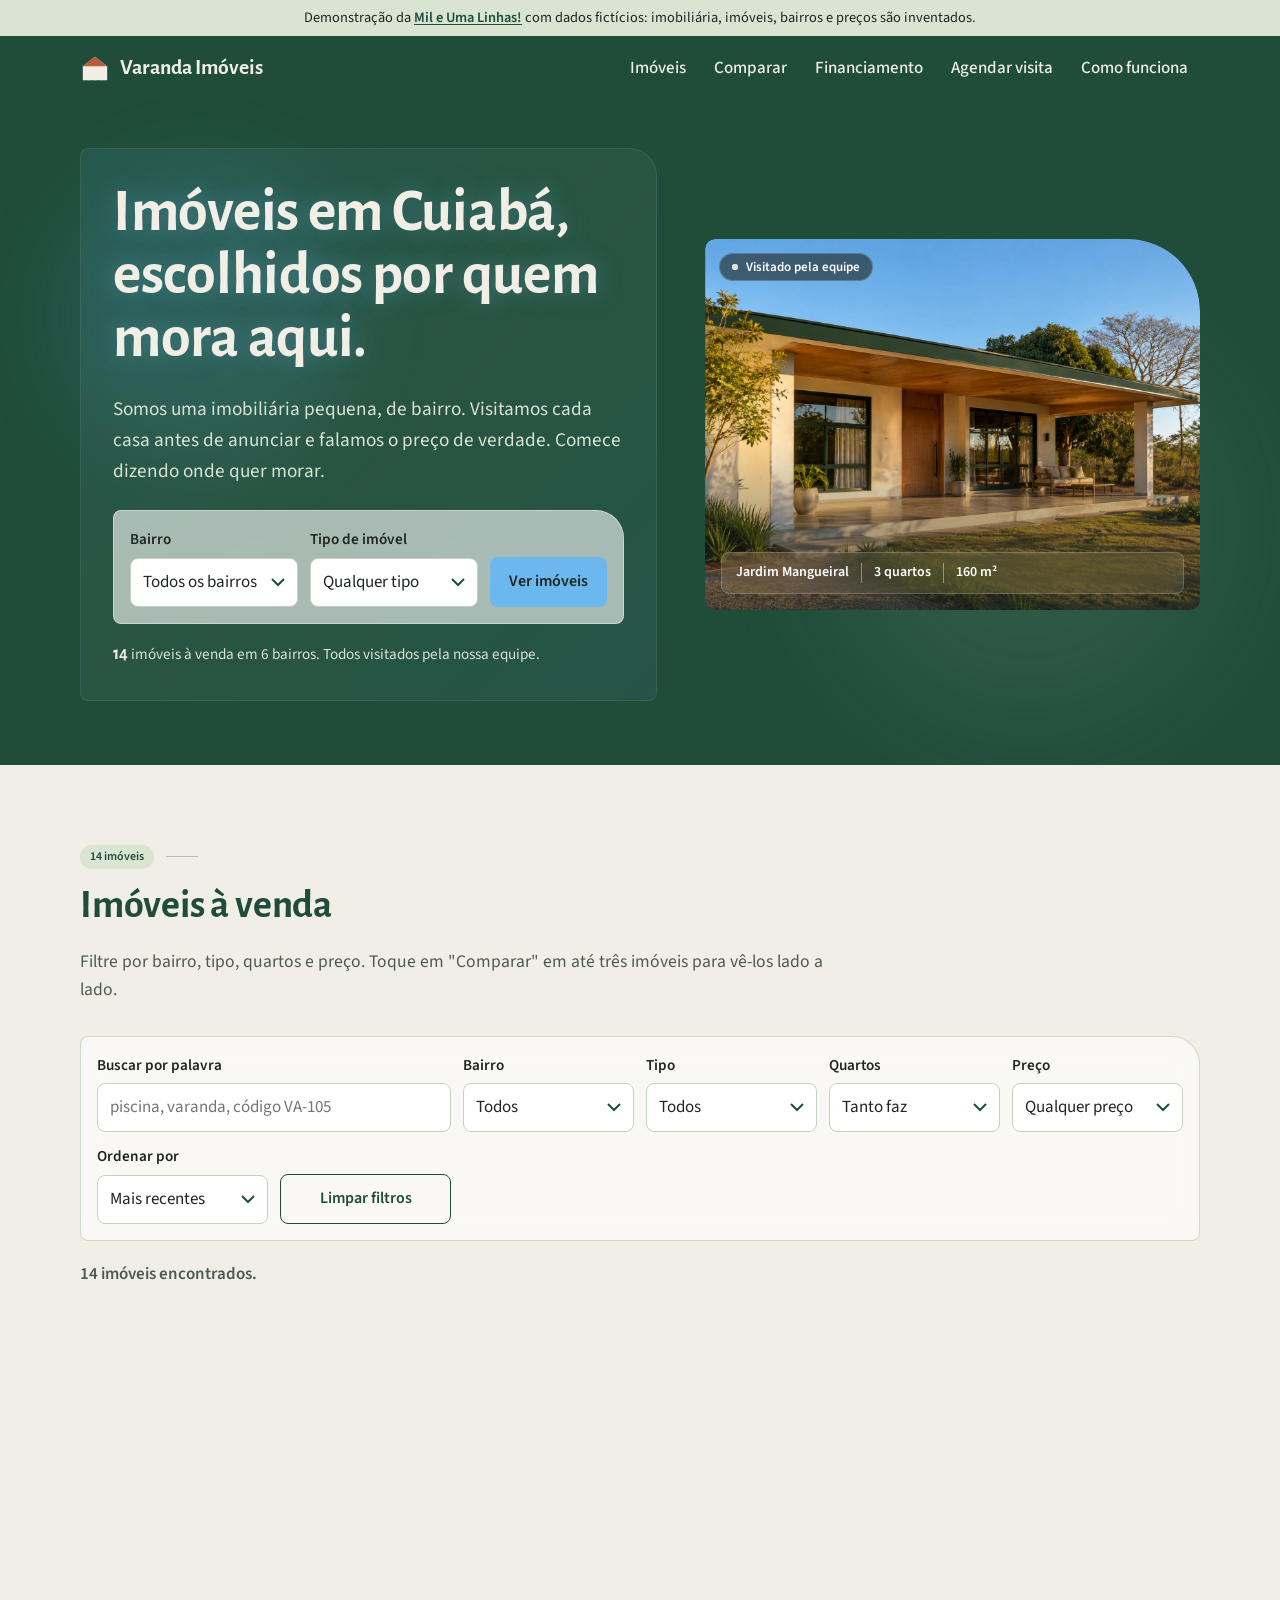
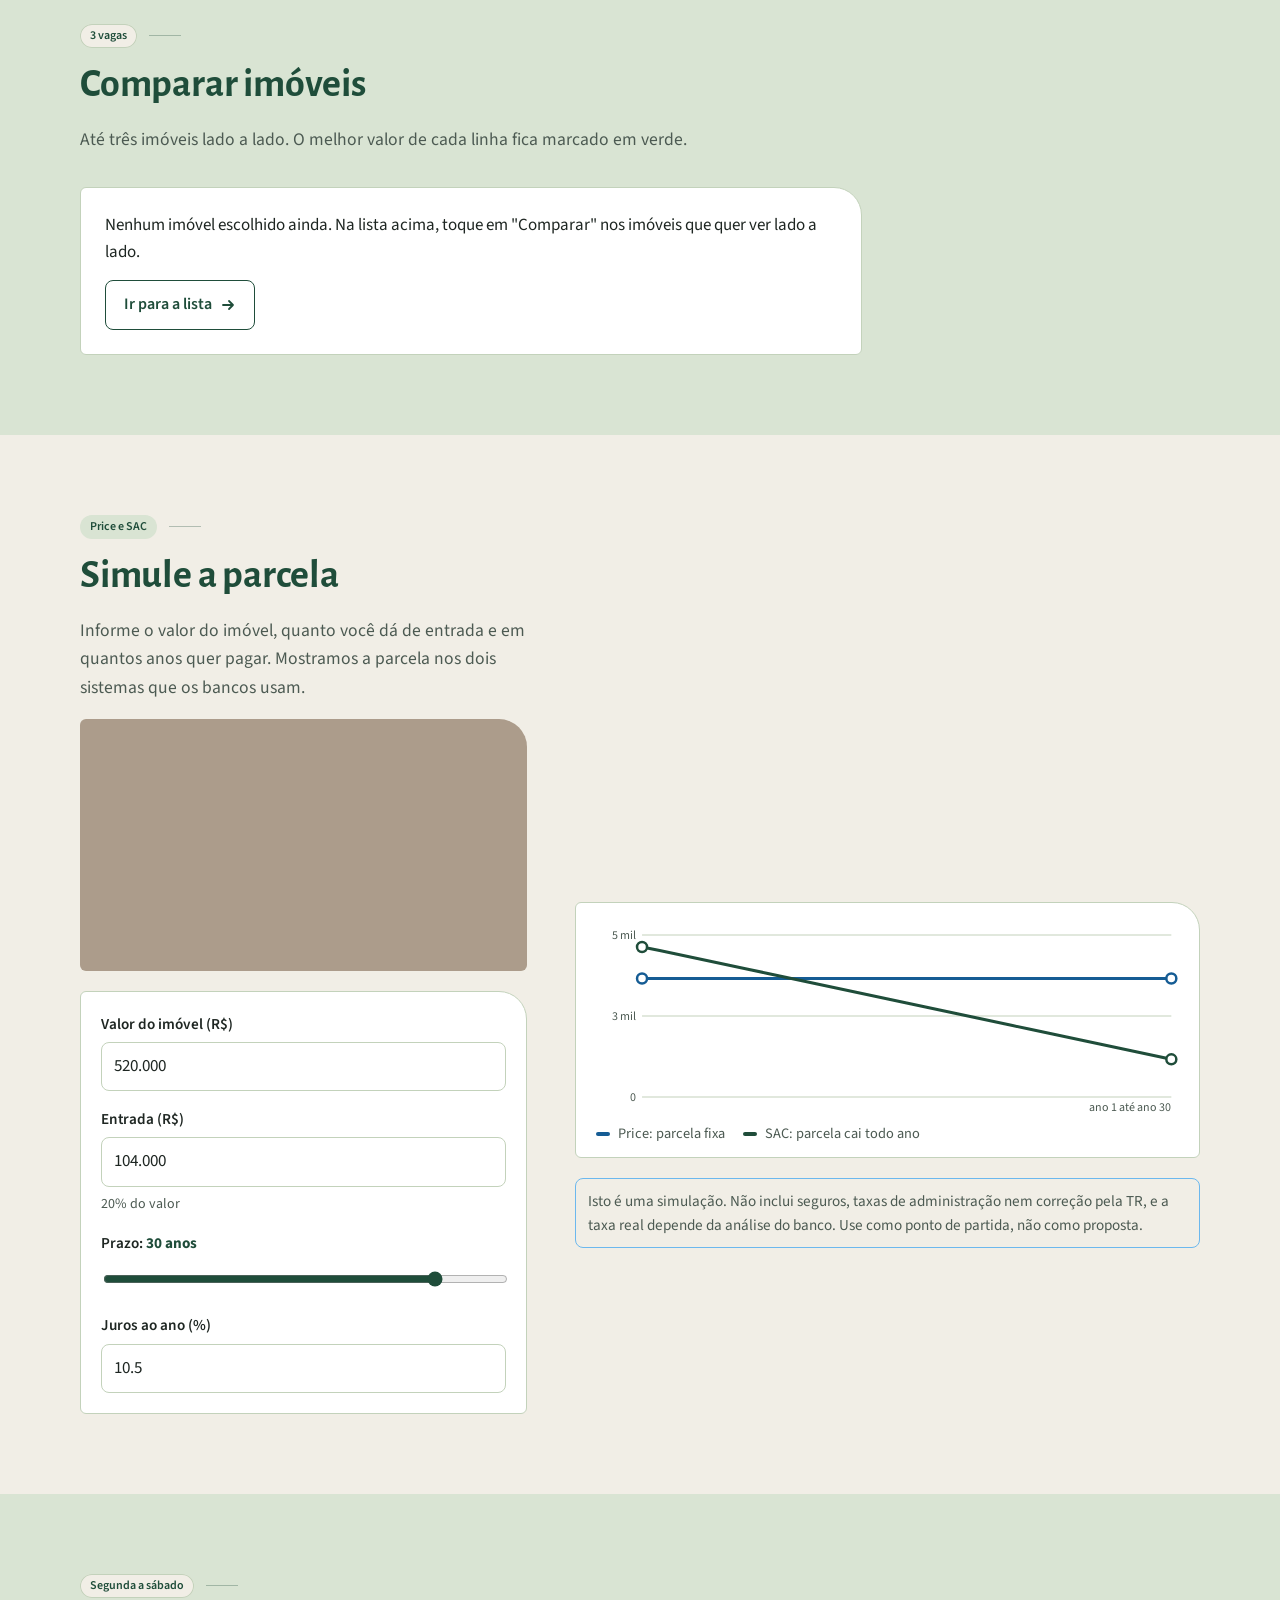
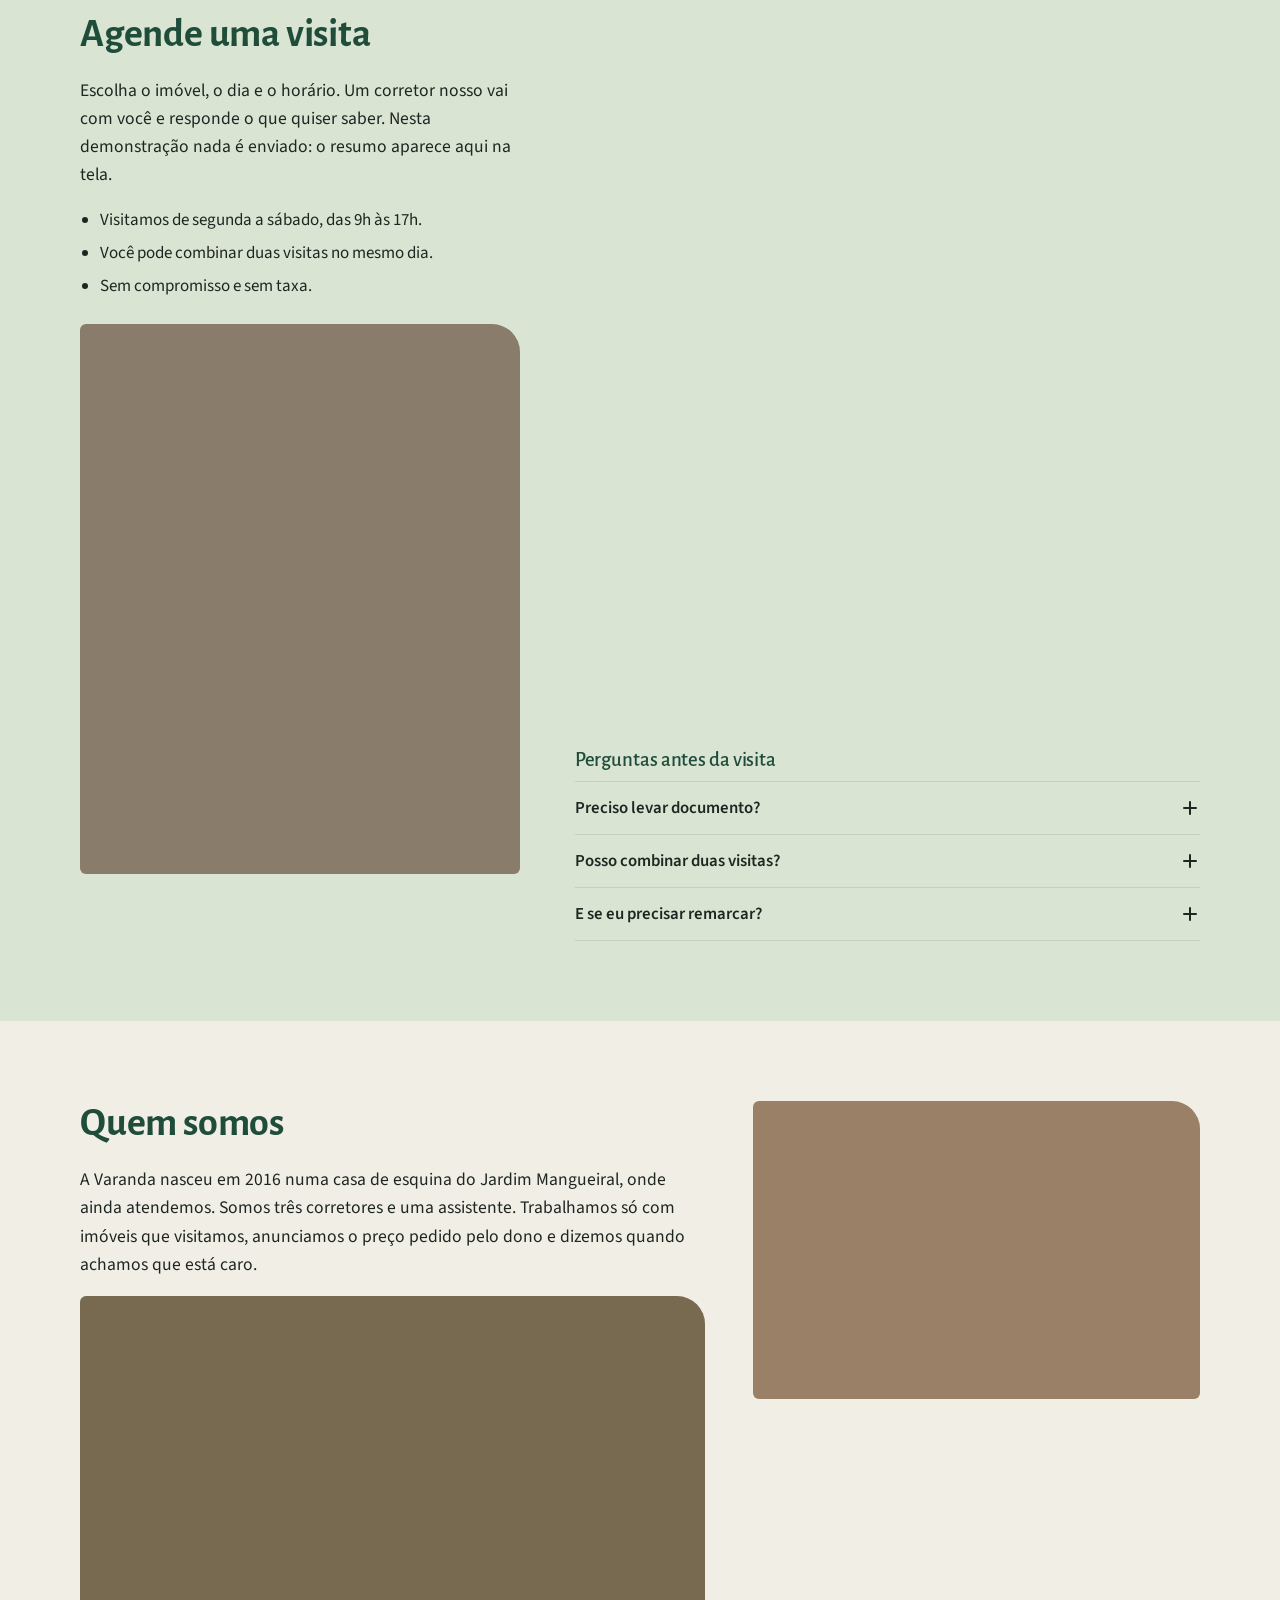
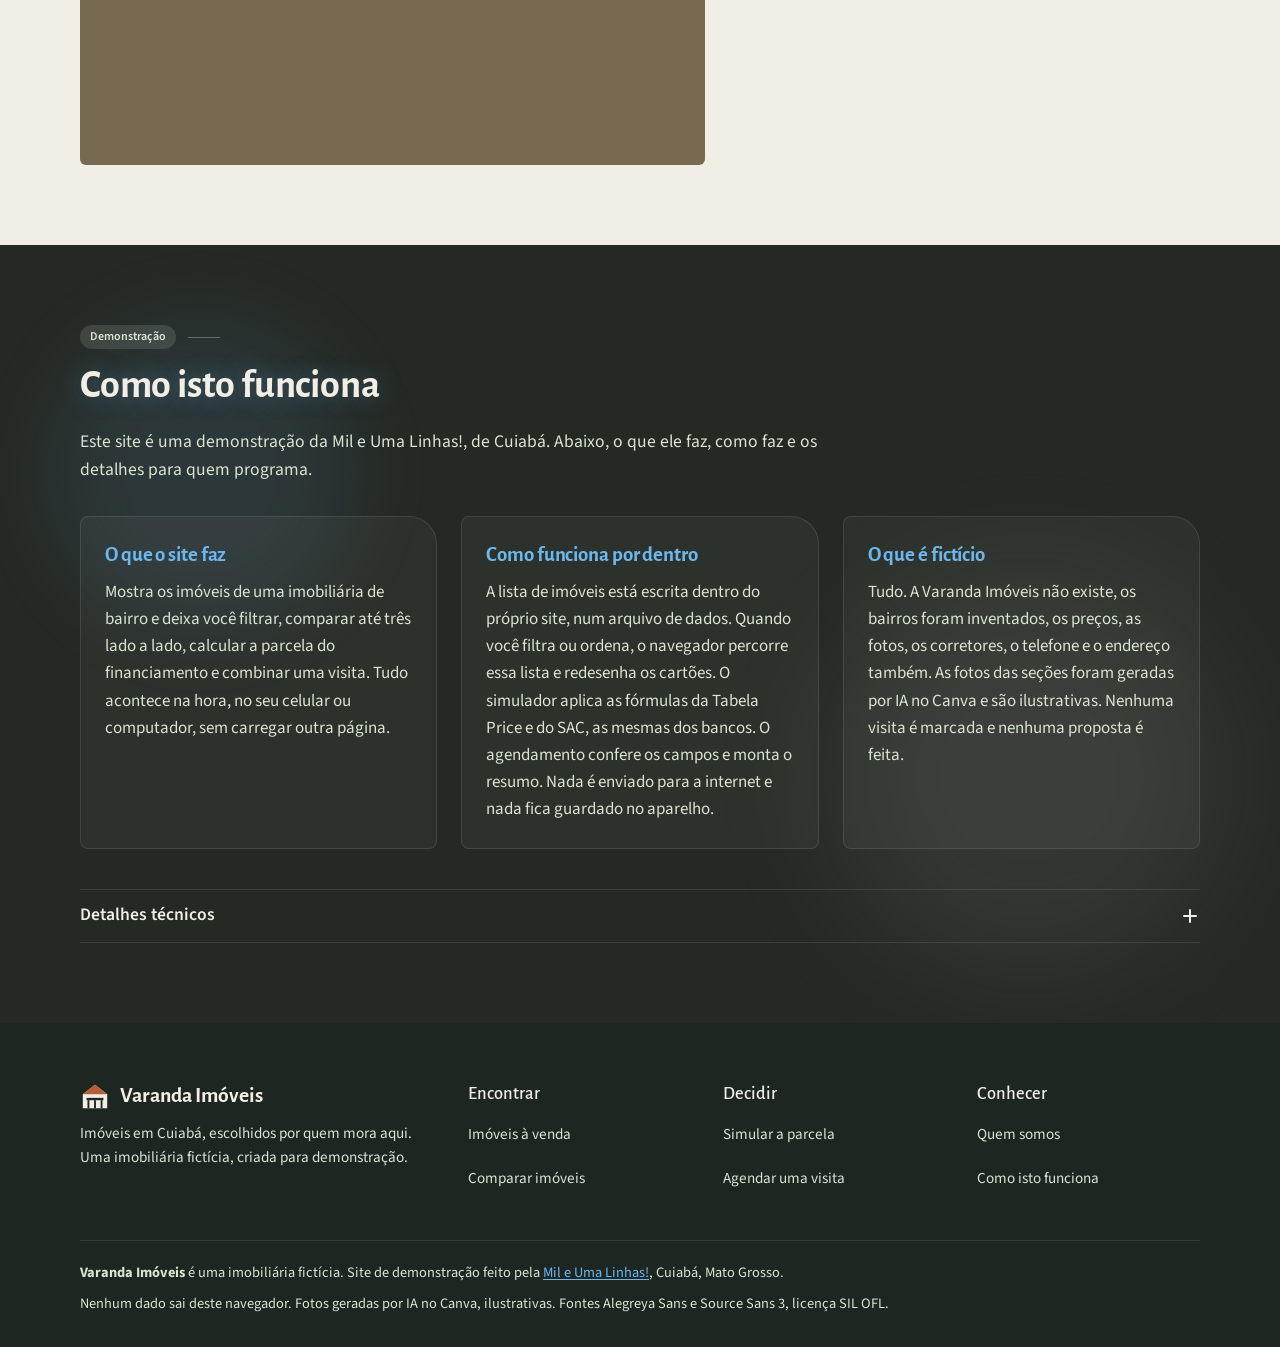
<file: index.html>
<!DOCTYPE html>
<html lang="pt-BR">
<head>
  <meta charset="utf-8">
  <meta name="viewport" content="width=device-width, initial-scale=1">
  <meta http-equiv="Content-Security-Policy" content="default-src 'self'; script-src 'self'; style-src 'self'; img-src 'self' data:; font-src 'self'; connect-src 'none'; object-src 'none'; base-uri 'self'; form-action 'none'">
  <title>Varanda Imóveis | Imóveis em Cuiabá, escolhidos por quem mora aqui</title>
  <meta name="description" content="Site de demonstração de uma imobiliária fictícia de Cuiabá: busca de imóveis com filtros, comparador, simulador de financiamento e agendamento de visita. Feito pela Mil e Uma Linhas!.">
  <meta name="theme-color" content="#1F4D3A">
  <link rel="canonical" href="https://toshiro01001.github.io/imoveis/">
  <link rel="icon" href="favicon.svg" type="image/svg+xml">
  <link rel="preload" href="fonts/alegreya-sans-latin-700-normal.woff2" as="font" type="font/woff2" crossorigin>
  <link rel="preload" href="fonts/source-sans-3-latin-wght-normal.woff2" as="font" type="font/woff2" crossorigin>
  <link rel="stylesheet" href="css/estilo.css">
</head>
<body>
  <a class="pular" href="#conteudo">Pular para o conteúdo</a>

  <p class="faixa-demo">Demonstração da <a href="https://mileumalinhas.com.br">Mil e Uma Linhas!</a> com dados fictícios: imobiliária, imóveis, bairros e preços são inventados.</p>

  <header class="topo">
    <div class="miolo topo-miolo">
      <a class="marca" href="#inicio" aria-label="Varanda Imóveis, início">
        <svg class="marca-sinal" viewBox="0 0 32 32" aria-hidden="true" focusable="false">
          <path d="M3 14 L16 4 L29 14 V29 H3 Z" fill="currentColor"/>
          <path d="M3 14 L16 4 L29 14 H3 Z" fill="#B85C38"/>
          <rect x="7" y="18" width="18" height="2.5" fill="#F1EEE6"/>
          <rect x="8" y="20.5" width="2" height="8.5" fill="#F1EEE6"/>
          <rect x="15" y="20.5" width="2" height="8.5" fill="#F1EEE6"/>
          <rect x="22" y="20.5" width="2" height="8.5" fill="#F1EEE6"/>
        </svg>
        <span class="marca-nome">Varanda Imóveis</span>
      </a>
      <button class="menu-botao" id="menu-botao" type="button" aria-expanded="false" aria-controls="menu">
        <span class="menu-botao-traco" aria-hidden="true"></span>
        <span class="menu-botao-texto">Menu</span>
      </button>
      <nav class="menu" id="menu" aria-label="Seções do site">
        <ul>
          <li><a href="#imoveis">Imóveis</a></li>
          <li><a href="#comparar">Comparar</a></li>
          <li><a href="#financiamento">Financiamento</a></li>
          <li><a href="#visita">Agendar visita</a></li>
          <li><a href="#como-funciona">Como funciona</a></li>
        </ul>
      </nav>
    </div>
  </header>

  <main id="conteudo">
    <section class="hero" id="inicio" aria-labelledby="hero-titulo">
      <div class="miolo hero-miolo">
        <div class="hero-texto">
          <h1 id="hero-titulo">Imóveis em Cuiabá, escolhidos por quem mora aqui.</h1>
          <p class="hero-frase">Somos uma imobiliária pequena, de bairro. Visitamos cada casa antes de anunciar e falamos o preço de verdade. Comece dizendo onde quer morar.</p>
          <form class="hero-busca" id="hero-busca" novalidate>
            <div class="campo">
              <label for="hb-bairro">Bairro</label>
              <select id="hb-bairro" name="bairro">
                <option value="">Todos os bairros</option>
              </select>
            </div>
            <div class="campo">
              <label for="hb-tipo">Tipo de imóvel</label>
              <select id="hb-tipo" name="tipo">
                <option value="">Qualquer tipo</option>
                <option value="casa">Casa</option>
                <option value="apartamento">Apartamento</option>
                <option value="terreno">Terreno</option>
                <option value="comercial">Sala comercial</option>
              </select>
            </div>
            <button class="botao botao-destaque" type="submit">Ver imóveis</button>
          </form>
          <p class="hero-nota"><span id="hero-total">14</span> imóveis à venda em 6 bairros. Todos visitados pela nossa equipe.</p>
        </div>
        <figure class="hero-figura">
          <img class="hero-foto" src="img/hero.webp" width="1440" height="1080" alt="Casa térrea com varanda ampla e telhado verde no fim da tarde, com o cerrado ao fundo. Imagem gerada por IA, ilustrativa." fetchpriority="high" decoding="async">
          <span class="pilula-status hero-pilula"><span class="pilula-ponto" aria-hidden="true"></span>Visitado pela equipe</span>
          <figcaption class="hero-stats">
            <span class="visualmente-oculto">Casa térrea à venda:</span>
            <ul>
              <li>Jardim Mangueiral</li>
              <li>3 quartos</li>
              <li>160 m²</li>
            </ul>
          </figcaption>
        </figure>
      </div>
    </section>

    <section class="secao" id="imoveis" aria-labelledby="imoveis-titulo">
      <div class="miolo">
        <div class="secao-cabeca">
          <p class="secao-indice"><span class="indice-chip">14 imóveis</span><span class="indice-traco" aria-hidden="true"></span></p>
          <h2 id="imoveis-titulo">Imóveis à venda</h2>
          <p>Filtre por bairro, tipo, quartos e preço. Toque em "Comparar" em até três imóveis para vê-los lado a lado.</p>
        </div>
        <form class="filtros" id="filtros" novalidate aria-label="Filtros da busca">
          <div class="campo campo-largo">
            <label for="f-texto">Buscar por palavra</label>
            <input id="f-texto" name="texto" type="search" placeholder="piscina, varanda, código VA-105" autocomplete="off">
          </div>
          <div class="campo">
            <label for="f-bairro">Bairro</label>
            <select id="f-bairro" name="bairro">
              <option value="">Todos</option>
            </select>
          </div>
          <div class="campo">
            <label for="f-tipo">Tipo</label>
            <select id="f-tipo" name="tipo">
              <option value="">Todos</option>
              <option value="casa">Casa</option>
              <option value="apartamento">Apartamento</option>
              <option value="terreno">Terreno</option>
              <option value="comercial">Sala comercial</option>
            </select>
          </div>
          <div class="campo">
            <label for="f-quartos">Quartos</label>
            <select id="f-quartos" name="quartos">
              <option value="0">Tanto faz</option>
              <option value="1">1 ou mais</option>
              <option value="2">2 ou mais</option>
              <option value="3">3 ou mais</option>
              <option value="4">4 ou mais</option>
            </select>
          </div>
          <div class="campo">
            <label for="f-faixa">Preço</label>
            <select id="f-faixa" name="faixa"></select>
          </div>
          <div class="campo">
            <label for="f-ordem">Ordenar por</label>
            <select id="f-ordem" name="ordem">
              <option value="relevancia">Mais recentes</option>
              <option value="preco-asc">Menor preço</option>
              <option value="preco-desc">Maior preço</option>
              <option value="area-desc">Maior área</option>
              <option value="m2-asc">Menor preço por m²</option>
            </select>
          </div>
          <button class="botao botao-leve" type="reset" id="f-limpar">Limpar filtros</button>
        </form>
        <p class="resultado-conta" id="resultado-conta" aria-live="polite">14 imóveis encontrados.</p>
        <ul class="lista-imoveis" id="lista-imoveis"></ul>
      </div>
    </section>

    <section class="secao secao-folha" id="comparar" aria-labelledby="comparar-titulo">
      <div class="miolo">
        <div class="secao-cabeca">
          <p class="secao-indice"><span class="indice-chip">3 vagas</span><span class="indice-traco" aria-hidden="true"></span></p>
          <h2 id="comparar-titulo">Comparar imóveis</h2>
          <p>Até três imóveis lado a lado. O melhor valor de cada linha fica marcado em verde.</p>
        </div>
        <div class="comparar-vazio" id="comparar-vazio">
          <p>Nenhum imóvel escolhido ainda. Na lista acima, toque em "Comparar" nos imóveis que quer ver lado a lado.</p>
          <a class="botao botao-leve" href="#imoveis">Ir para a lista <svg class="botao-seta" viewBox="0 0 16 16" aria-hidden="true" focusable="false"><path d="M3 8h10M9 4l4 4-4 4" fill="none" stroke="currentColor" stroke-width="1.8" stroke-linecap="round" stroke-linejoin="round"/></svg></a>
        </div>
        <div class="comparar-area" id="comparar-area" hidden>
          <div class="tabela-rolagem">
            <table class="comparar-tabela" id="comparar-tabela">
              <caption class="visualmente-oculto">Comparação dos imóveis escolhidos</caption>
              <thead><tr id="comparar-cabecalho"></tr></thead>
              <tbody id="comparar-corpo"></tbody>
            </table>
          </div>
          <p class="comparar-nota" id="comparar-nota" aria-live="polite"></p>
          <button class="botao botao-leve" type="button" id="comparar-limpar">Tirar todos da comparação</button>
        </div>
      </div>
    </section>

    <section class="secao" id="financiamento" aria-labelledby="fin-titulo">
      <div class="miolo fin-grade">
        <div class="fin-texto">
          <p class="secao-indice"><span class="indice-chip">Price e SAC</span><span class="indice-traco" aria-hidden="true"></span></p>
          <h2 id="fin-titulo">Simule a parcela</h2>
          <p>Informe o valor do imóvel, quanto você dá de entrada e em quantos anos quer pagar. Mostramos a parcela nos dois sistemas que os bancos usam.</p>
          <figure class="fin-foto">
            <img src="img/financiamento-chaves.webp" width="1456" height="816" loading="lazy" decoding="async" alt="Molho de chaves novo sobre uma mesa de madeira clara ao lado de uma planta de imóvel dobrada e uma xícara de café, com luz de janela.">
          </figure>
          <form class="fin-form" id="fin-form" novalidate>
            <div class="campo">
              <label for="fin-valor">Valor do imóvel (R$)</label>
              <input id="fin-valor" name="valor" type="text" inputmode="numeric" value="520.000" autocomplete="off">
            </div>
            <div class="campo">
              <label for="fin-entrada">Entrada (R$)</label>
              <input id="fin-entrada" name="entrada" type="text" inputmode="numeric" value="104.000" autocomplete="off">
              <span class="campo-ajuda" id="fin-entrada-pct">20% do valor</span>
            </div>
            <div class="campo">
              <label for="fin-prazo">Prazo: <output id="fin-prazo-saida" for="fin-prazo">30 anos</output></label>
              <input id="fin-prazo" name="prazo" type="range" min="5" max="35" step="1" value="30">
            </div>
            <div class="campo">
              <label for="fin-taxa">Juros ao ano (%)</label>
              <input id="fin-taxa" name="taxa" type="number" min="1" max="30" step="0.1" value="10.5">
            </div>
            <p class="campo-erro" id="fin-erro" role="alert" hidden></p>
          </form>
        </div>
        <div class="fin-resultado" id="fin-resultado" aria-live="polite">
          <div class="fin-cartao fin-price revelar revelar-escala">
            <h3>Tabela Price</h3>
            <p class="fin-rotulo">Parcela fixa do início ao fim</p>
            <p class="fin-valor-grande" id="price-parcela">R$ 0</p>
            <dl class="fin-detalhes">
              <div><dt>Financiado</dt><dd id="price-financiado">R$ 0</dd></div>
              <div><dt>Total pago</dt><dd id="price-total">R$ 0</dd></div>
              <div><dt>Juros no período</dt><dd id="price-juros">R$ 0</dd></div>
              <div><dt>Renda familiar mínima</dt><dd id="price-renda">R$ 0</dd></div>
            </dl>
          </div>
          <div class="fin-cartao fin-sac revelar revelar-escala">
            <h3>Tabela SAC</h3>
            <p class="fin-rotulo">Parcela que começa maior e cai todo mês</p>
            <p class="fin-valor-grande"><span id="sac-primeira">R$ 0</span> <span class="fin-ate">até</span> <span id="sac-ultima">R$ 0</span></p>
            <dl class="fin-detalhes">
              <div><dt>Financiado</dt><dd id="sac-financiado">R$ 0</dd></div>
              <div><dt>Total pago</dt><dd id="sac-total">R$ 0</dd></div>
              <div><dt>Juros no período</dt><dd id="sac-juros">R$ 0</dd></div>
              <div><dt>Renda familiar mínima</dt><dd id="sac-renda">R$ 0</dd></div>
            </dl>
          </div>
          <div class="fin-grafico" id="fin-grafico"></div>
          <p class="fin-aviso">Isto é uma simulação. Não inclui seguros, taxas de administração nem correção pela TR, e a taxa real depende da análise do banco. Use como ponto de partida, não como proposta.</p>
        </div>
      </div>
    </section>

    <section class="secao secao-folha" id="visita" aria-labelledby="visita-titulo">
      <div class="miolo visita-grade">
        <div class="visita-texto">
          <p class="secao-indice"><span class="indice-chip">Segunda a sábado</span><span class="indice-traco" aria-hidden="true"></span></p>
          <h2 id="visita-titulo">Agende uma visita</h2>
          <p>Escolha o imóvel, o dia e o horário. Um corretor nosso vai com você e responde o que quiser saber. Nesta demonstração nada é enviado: o resumo aparece aqui na tela.</p>
          <ul class="visita-lista">
            <li>Visitamos de segunda a sábado, das 9h às 17h.</li>
            <li>Você pode combinar duas visitas no mesmo dia.</li>
            <li>Sem compromisso e sem taxa.</li>
          </ul>
          <figure class="visita-foto">
            <img src="img/visita-varanda.webp" width="1152" height="1440" loading="lazy" decoding="async" alt="Corretora e casal vistos de costas na varanda de uma casa vazia, olhando o quintal com uma mangueira, em luz de fim de tarde.">
          </figure>
        </div>
        <div class="visita-perguntas sanfona" data-sanfona>
          <h3>Perguntas antes da visita</h3>
          <div class="sanfona-item">
            <h4 class="sanfona-cabeca"><button class="sanfona-botao" id="sf-doc-botao" type="button" aria-expanded="false" aria-controls="sf-doc">Preciso levar documento?<span class="sanfona-icone" aria-hidden="true"></span></button></h4>
            <div class="sanfona-painel" id="sf-doc" role="region" aria-labelledby="sf-doc-botao">
              <div class="sanfona-conteudo"><p>Para ver o imóvel, não. Leve só um documento com foto, porque alguns prédios pedem na portaria. Comprovante de renda e certidões só entram se você decidir fazer uma proposta.</p></div>
            </div>
          </div>
          <div class="sanfona-item">
            <h4 class="sanfona-cabeca"><button class="sanfona-botao" id="sf-duas-botao" type="button" aria-expanded="false" aria-controls="sf-duas">Posso combinar duas visitas?<span class="sanfona-icone" aria-hidden="true"></span></button></h4>
            <div class="sanfona-painel" id="sf-duas" role="region" aria-labelledby="sf-duas-botao">
              <div class="sanfona-conteudo"><p>Pode. Agende a primeira aqui e escreva na observação o código do segundo imóvel. O corretor monta o roteiro com pelo menos uma hora entre as duas.</p></div>
            </div>
          </div>
          <div class="sanfona-item">
            <h4 class="sanfona-cabeca"><button class="sanfona-botao" id="sf-remarcar-botao" type="button" aria-expanded="false" aria-controls="sf-remarcar">E se eu precisar remarcar?<span class="sanfona-icone" aria-hidden="true"></span></button></h4>
            <div class="sanfona-painel" id="sf-remarcar" role="region" aria-labelledby="sf-remarcar-botao">
              <div class="sanfona-conteudo"><p>Responda a mensagem de confirmação com o novo dia. Não tem custo e você não precisa explicar o motivo.</p></div>
            </div>
          </div>
        </div>
        <form class="visita-form revelar" id="visita-form" novalidate>
          <div class="campo">
            <label for="v-imovel">Imóvel</label>
            <select id="v-imovel" name="imovel" required>
              <option value="">Escolha um imóvel</option>
            </select>
          </div>
          <div class="campo-dupla">
            <div class="campo">
              <label for="v-data">Dia</label>
              <input id="v-data" name="data" type="date" required>
            </div>
            <div class="campo">
              <label for="v-hora">Horário</label>
              <select id="v-hora" name="hora" required>
                <option value="">Escolha</option>
              </select>
            </div>
          </div>
          <div class="campo">
            <label for="v-nome">Seu nome</label>
            <input id="v-nome" name="nome" type="text" autocomplete="name" required>
          </div>
          <div class="campo">
            <label for="v-fone">Telefone com DDD</label>
            <input id="v-fone" name="fone" type="tel" inputmode="tel" placeholder="(65) 9 9999-9999" autocomplete="tel" required>
          </div>
          <fieldset class="campo campo-opcoes">
            <legend>Como prefere o contato</legend>
            <label><input type="radio" name="contato" value="WhatsApp" checked> WhatsApp</label>
            <label><input type="radio" name="contato" value="Ligação"> Ligação</label>
          </fieldset>
          <div class="campo">
            <label for="v-obs">Alguma observação? <span class="opcional">(opcional)</span></label>
            <textarea id="v-obs" name="obs" rows="2" maxlength="200"></textarea>
          </div>
          <p class="campo-erro" id="v-erro" role="alert" hidden></p>
          <button class="botao botao-destaque" type="submit">Confirmar visita simulada</button>
        </form>
        <div class="visita-resumo" id="visita-resumo" hidden tabindex="-1">
          <h3>Visita combinada (simulação)</h3>
          <dl class="resumo-lista" id="visita-resumo-lista"></dl>
          <p class="resumo-nota">Nenhuma mensagem foi enviada e nenhum corretor foi avisado: este site é uma demonstração. Em um site real, você receberia a confirmação no WhatsApp.</p>
          <button class="botao botao-leve" type="button" id="visita-outra">Agendar outra visita</button>
        </div>
      </div>
    </section>

    <section class="secao" id="sobre" aria-labelledby="sobre-titulo">
      <div class="miolo sobre-grade">
        <div>
          <h2 id="sobre-titulo">Quem somos</h2>
          <p>A Varanda nasceu em 2016 numa casa de esquina do Jardim Mangueiral, onde ainda atendemos. Somos três corretores e uma assistente. Trabalhamos só com imóveis que visitamos, anunciamos o preço pedido pelo dono e dizemos quando achamos que está caro.</p>
          <figure class="sobre-foto">
            <img src="img/sede-casa-esquina.webp" width="1456" height="1088" loading="lazy" decoding="async" alt="Casa de esquina de bairro em Cuiabá, com varanda de madeira clara, esquadrias verde-escuras e uma mangueira na calçada, no fim da tarde.">
          </figure>
        </div>
        <div class="sobre-lado">
        <figure class="equipe-foto">
          <img src="img/equipe-corretores.webp" width="1456" height="970" loading="lazy" decoding="async" alt="Três corretores e uma assistente conversando na varanda de madeira da imobiliária, vistos de costas e de lado, com pastas e um tablet, no fim da tarde.">
        </figure>
        <dl class="sobre-dados revelar">
          <div><dt>Endereço</dt><dd>Rua das Mangueiras, 410, Jardim Mangueiral, Cuiabá (fictício)</dd></div>
          <div><dt>Telefone</dt><dd>(65) 0000-0000 (fictício)</dd></div>
          <div><dt>Horário</dt><dd>Segunda a sexta, 8h às 18h. Sábado, 8h às 12h.</dd></div>
          <div><dt>CRECI</dt><dd>Número fictício para demonstração</dd></div>
        </dl>
        </div>
      </div>
    </section>

    <section class="secao secao-escura" id="como-funciona" aria-labelledby="cf-titulo">
      <figure class="cf-foto">
        <img src="img/bairro-rua.webp" width="1456" height="816" loading="lazy" decoding="async" alt="Rua arborizada de bairro residencial em Cuiabá ao entardecer, com casas térreas de muros baixos, ipês e céu limpo escurecendo.">
      </figure>
      <div class="miolo">
        <div class="secao-cabeca">
          <p class="secao-indice"><span class="indice-chip">Demonstração</span><span class="indice-traco" aria-hidden="true"></span></p>
          <h2 id="cf-titulo">Como isto funciona</h2>
          <p>Este site é uma demonstração da Mil e Uma Linhas!, de Cuiabá. Abaixo, o que ele faz, como faz e os detalhes para quem programa.</p>
        </div>
        <div class="cf-grade">
          <div>
            <h3>O que o site faz</h3>
            <p>Mostra os imóveis de uma imobiliária de bairro e deixa você filtrar, comparar até três lado a lado, calcular a parcela do financiamento e combinar uma visita. Tudo acontece na hora, no seu celular ou computador, sem carregar outra página.</p>
          </div>
          <div>
            <h3>Como funciona por dentro</h3>
            <p>A lista de imóveis está escrita dentro do próprio site, num arquivo de dados. Quando você filtra ou ordena, o navegador percorre essa lista e redesenha os cartões. O simulador aplica as fórmulas da Tabela Price e do SAC, as mesmas dos bancos. O agendamento confere os campos e monta o resumo. Nada é enviado para a internet e nada fica guardado no aparelho.</p>
          </div>
          <div>
            <h3>O que é fictício</h3>
            <p>Tudo. A Varanda Imóveis não existe, os bairros foram inventados, os preços, as fotos, os corretores, o telefone e o endereço também. As fotos das seções foram geradas por IA no Canva e são ilustrativas. Nenhuma visita é marcada e nenhuma proposta é feita.</p>
          </div>
        </div>
        <div class="cf-tecnico sanfona" data-sanfona>
          <div class="sanfona-item">
            <h3 class="sanfona-cabeca"><button class="sanfona-botao" id="cf-tecnico-botao" type="button" aria-expanded="false" aria-controls="cf-tecnico-painel">Detalhes técnicos<span class="sanfona-icone" aria-hidden="true"></span></button></h3>
            <div class="sanfona-painel" id="cf-tecnico-painel" role="region" aria-labelledby="cf-tecnico-botao">
              <div class="sanfona-conteudo">
                <ul>
                  <li>HTML, CSS e JavaScript puros. Sem framework, sem biblioteca, sem CDN, sem fonte externa, sem analytics.</li>
                  <li>Dados em <code>js/dados.js</code> (14 imóveis, 6 bairros fictícios). A busca filtra por texto, bairro, tipo, quartos mínimos e faixa de preço, e ordena por preço, área ou preço por m².</li>
                  <li>Simulador: Price com <code>P = V · i / (1 − (1 + i)^−n)</code>; SAC com amortização constante <code>V / n</code> e juros sobre o saldo. Taxa mensal obtida da anual por capitalização composta: <code>i = (1 + a)^(1/12) − 1</code>. Renda mínima considera parcela de até 30% da renda.</li>
                  <li>Comparador guarda até três ids em memória; a tabela é gerada por DOM, sem <code>innerHTML</code> com dados do visitante.</li>
                  <li>Agendamento valida data (a partir de amanhã, sem domingo), horário, nome e telefone com DDD; o corretor do resumo é escolhido de forma determinística pelo id do imóvel.</li>
                  <li><code>Content-Security-Policy</code> por meta tag: <code>default-src 'self'</code>, sem script inline, sem atributo <code>style</code>, <code>connect-src 'none'</code>, <code>form-action 'none'</code>.</li>
                  <li>Sem <code>localStorage</code>, cookies ou qualquer gravação no aparelho. Recarregar a página zera tudo.</li>
                  <li>Efeitos visuais (luzes ambientes, vidro, cartões que inclinam, entradas ao rolar) em CSS puro e um <code>IntersectionObserver</code>; tudo desligado com <code>prefers-reduced-motion</code>.</li>
                  <li>Acessibilidade: contraste AA, foco visível, <code>aria-live</code> nos resultados, botões de comparar com <code>aria-pressed</code>, perguntas com <code>aria-expanded</code>, <code>prefers-reduced-motion</code> respeitado.</li>
                  <li>Testes com Playwright em <code>tests/site.cjs</code> (1280x900, iPhone 13 e 320px).</li>
                </ul>
              </div>
            </div>
          </div>
        </div>
      </div>
    </section>
  </main>

  <footer class="rodape">
    <div class="miolo">
      <div class="rodape-grade">
        <div class="rodape-marca">
          <p class="rodape-nome">
            <svg class="marca-sinal" viewBox="0 0 32 32" aria-hidden="true" focusable="false">
              <path d="M3 14 L16 4 L29 14 V29 H3 Z" fill="currentColor"/>
              <path d="M3 14 L16 4 L29 14 H3 Z" fill="#B85C38"/>
              <rect x="7" y="18" width="18" height="2.5" fill="#1E2622"/>
              <rect x="8" y="20.5" width="2" height="8.5" fill="#1E2622"/>
              <rect x="15" y="20.5" width="2" height="8.5" fill="#1E2622"/>
              <rect x="22" y="20.5" width="2" height="8.5" fill="#1E2622"/>
            </svg>
            Varanda Imóveis
          </p>
          <p>Imóveis em Cuiabá, escolhidos por quem mora aqui. Uma imobiliária fictícia, criada para demonstração.</p>
        </div>
        <nav class="rodape-coluna" aria-label="Encontrar um imóvel">
          <p class="rodape-titulo">Encontrar</p>
          <ul>
            <li><a href="#imoveis">Imóveis à venda</a></li>
            <li><a href="#comparar">Comparar imóveis</a></li>
          </ul>
        </nav>
        <nav class="rodape-coluna" aria-label="Decidir e visitar">
          <p class="rodape-titulo">Decidir</p>
          <ul>
            <li><a href="#financiamento">Simular a parcela</a></li>
            <li><a href="#visita">Agendar uma visita</a></li>
          </ul>
        </nav>
        <nav class="rodape-coluna" aria-label="Sobre a imobiliária e o site">
          <p class="rodape-titulo">Conhecer</p>
          <ul>
            <li><a href="#sobre">Quem somos</a></li>
            <li><a href="#como-funciona">Como isto funciona</a></li>
          </ul>
        </nav>
      </div>
      <div class="rodape-legal">
        <p><strong>Varanda Imóveis</strong> é uma imobiliária fictícia. Site de demonstração feito pela <a href="https://mileumalinhas.com.br">Mil e Uma Linhas!</a>, Cuiabá, Mato Grosso.</p>
        <p>Nenhum dado sai deste navegador. Fotos geradas por IA no Canva, ilustrativas. Fontes Alegreya Sans e Source Sans 3, licença SIL OFL.</p>
      </div>
    </div>
  </footer>

  <script src="js/dados.js"></script>
  <script src="js/app.js"></script>
</body>
</html>
</file>
<file: css/estilo.css>
/* Varanda Imóveis: folha de estilo única. Identidade em docs/identidade.md. */

@font-face {
  font-family: "Alegreya Sans";
  font-style: normal;
  font-weight: 500;
  font-display: swap;
  src: url("../fonts/alegreya-sans-latin-500-normal.woff2") format("woff2");
}
@font-face {
  font-family: "Alegreya Sans";
  font-style: normal;
  font-weight: 700;
  font-display: swap;
  src: url("../fonts/alegreya-sans-latin-700-normal.woff2") format("woff2");
}
@font-face {
  font-family: "Source Sans 3";
  font-style: normal;
  font-weight: 200 900;
  font-display: swap;
  src: url("../fonts/source-sans-3-latin-wght-normal.woff2") format("woff2");
}

:root {
  --areia: #F1EEE6;
  --branco: #FFFFFF;
  --cerrado: #1F4D3A;
  --cerrado-claro: #3E765C;
  --carvao: #1E2622;
  --cinza: #4C5A52;
  --folha: #D9E4D3;
  --folha-borda: #C3D2BB;
  --ceu: #6CB8EE;
  --ceu-texto: #155C94;
  --telha: #B85C38;
  --telha-texto: #8C3F20;
  --titulo: "Alegreya Sans", "Trebuchet MS", sans-serif;
  --texto: "Source Sans 3", "Segoe UI", sans-serif;
  --raio-telhado: 6px 28px 6px 6px;
  --raio-vidro: 8px 28px 8px 8px;
  --curva: cubic-bezier(0.4, 0, 0.2, 1);
  --curva-sanfona: cubic-bezier(0.25, 1, 0.5, 1);
  --raio-campo: 8px;
  --largura: 1120px;
  --borda: 1px solid var(--folha-borda);
}

*, *::before, *::after { box-sizing: border-box; }
html { scroll-behavior: smooth; -webkit-text-size-adjust: 100%; }
body {
  margin: 0;
  background: var(--areia);
  color: var(--carvao);
  font-family: var(--texto);
  font-size: 1.0625rem;
  line-height: 1.6;
  overflow-wrap: anywhere;
}
h1, h2, h3 { font-family: var(--titulo); font-weight: 700; margin: 0 0 0.5em; color: var(--cerrado); letter-spacing: -0.005em; }
h1 { font-size: clamp(2.25rem, 1.5rem + 3.4vw, 3.75rem); line-height: 1.05; }
h2 { font-size: clamp(1.75rem, 1.35rem + 1.6vw, 2.5rem); line-height: 1.12; }
h3 { font-size: 1.3rem; line-height: 1.3; font-weight: 500; }
p { margin: 0 0 1em; }
a { color: var(--ceu-texto); text-decoration-thickness: 1px; text-underline-offset: 0.15em; }
a:hover { text-decoration-thickness: 2px; }
img { max-width: 100%; height: auto; display: block; }
code { font-family: ui-monospace, "Cascadia Mono", Consolas, monospace; font-size: 0.92em; background: rgba(31, 77, 58, 0.12); padding: 0.05em 0.3em; border-radius: 4px; }
:focus-visible { outline: 3px solid var(--ceu-texto); outline-offset: 2px; }
.visualmente-oculto { position: absolute; width: 1px; height: 1px; overflow: hidden; clip: rect(0 0 0 0); white-space: nowrap; }

.miolo { width: min(100% - 40px, var(--largura)); margin-inline: auto; }
@media (max-width: 720px) { .miolo { width: calc(100% - 32px); } }

.pular { position: absolute; left: 16px; top: -60px; background: var(--cerrado); color: var(--areia); padding: 10px 14px; border-radius: var(--raio-campo); z-index: 50; }
.pular:focus { top: 8px; }

.faixa-demo {
  margin: 0;
  background: var(--folha);
  color: var(--carvao);
  font-size: 0.9rem;
  line-height: 1.4;
  padding: 8px 16px;
  text-align: center;
}
.faixa-demo a { color: var(--cerrado); font-weight: 600; }

/* Topo */
.topo { background: var(--cerrado); color: var(--areia); position: sticky; top: 0; z-index: 40; }
.topo-miolo { display: flex; align-items: center; justify-content: space-between; gap: 16px; min-height: 64px; flex-wrap: wrap; }
.marca { display: inline-flex; align-items: center; gap: 10px; color: var(--areia); text-decoration: none; font-family: var(--titulo); font-weight: 700; font-size: 1.35rem; padding: 10px 0; }
.marca-sinal { width: 30px; height: 30px; flex: none; }
.menu ul { list-style: none; margin: 0; padding: 0; display: flex; gap: 4px; flex-wrap: wrap; }
.menu a { color: var(--areia); text-decoration: none; padding: 10px 12px; border-radius: var(--raio-campo); display: inline-block; font-weight: 500; }
.menu a:hover, .menu a:focus-visible { background: rgba(241, 238, 230, 0.14); }
.menu a:focus-visible { outline-color: var(--ceu); }
.menu-botao { display: none; background: transparent; color: var(--areia); border: 1px solid rgba(241, 238, 230, 0.45); border-radius: var(--raio-campo); padding: 8px 12px; font: inherit; font-weight: 600; align-items: center; gap: 8px; cursor: pointer; }
.menu-botao:focus-visible { outline-color: var(--ceu); }
.menu-botao-traco { width: 18px; height: 2px; background: currentColor; position: relative; display: inline-block; }
.menu-botao-traco::before, .menu-botao-traco::after { content: ""; position: absolute; left: 0; width: 18px; height: 2px; background: currentColor; }
.menu-botao-traco::before { top: -6px; }
.menu-botao-traco::after { top: 6px; }
@media (max-width: 860px) {
  .menu-botao { display: inline-flex; }
  .menu { display: none; width: 100%; padding-bottom: 8px; }
  .menu.aberto { display: block; }
  .menu ul { flex-direction: column; gap: 0; }
  .menu a { display: block; padding: 12px 8px; }
}

/* Hero */
.hero { background: var(--cerrado); color: var(--areia); padding: 48px 0 64px; position: relative; overflow: hidden; isolation: isolate; }
.hero-miolo { display: grid; grid-template-columns: minmax(0, 7fr) minmax(0, 6fr); gap: 48px; align-items: center; position: relative; z-index: 1; perspective: 1200px; }
.hero h1 { color: var(--areia); margin-bottom: 0.4em; text-shadow: 0 0 24px rgba(108, 184, 238, 0.35); }
/* Painel de brilho (Glass Green) atrás do texto do hero */
.hero-texto {
  background: linear-gradient(135deg, rgba(108, 184, 238, 0.1), rgba(217, 228, 211, 0.05), rgba(108, 184, 238, 0.08));
  border: 1px solid rgba(255, 255, 255, 0.08);
  border-radius: var(--raio-vidro);
  padding: 32px;
}
.hero-frase { font-size: 1.2rem; max-width: 34em; color: var(--folha); }
/* Vidro claro (Spectra) na busca do hero */
.hero-busca {
  display: grid; grid-template-columns: 1fr 1fr auto; gap: 12px; align-items: end;
  background: rgba(255, 255, 255, 0.6);
  -webkit-backdrop-filter: blur(12px); backdrop-filter: blur(12px);
  border: 1px solid rgba(255, 255, 255, 0.4);
  padding: 16px; border-radius: var(--raio-vidro); margin-top: 24px; color: var(--carvao);
  transition: transform 700ms var(--curva);
}
.hero-nota { margin: 16px 0 0; color: var(--folha); font-size: 0.95rem; }
.hero-nota span { font-family: var(--titulo); font-weight: 700; font-size: 1.15em; color: var(--areia); }
.hero-figura { margin: 0; position: relative; border-radius: 10px 72px 10px 10px; transition: transform 400ms var(--curva), box-shadow 400ms var(--curva); }
.hero-figura::after {
  content: ""; position: absolute; left: 0; right: 0; bottom: 0; height: 45%;
  background: linear-gradient(to top, rgba(30, 38, 34, 0.7), rgba(30, 38, 34, 0));
  border-radius: 0 0 10px 10px; pointer-events: none;
  animation: aparecer 600ms 700ms var(--curva) backwards;
}
.hero-foto {
  width: 100%;
  aspect-ratio: 4 / 3;
  object-fit: cover;
  border-radius: 10px 72px 10px 10px;
  background: var(--folha);
}
/* Barra de estatísticas congelada (Glass Green) na base da foto */
.hero-stats {
  position: absolute; left: 16px; right: 16px; bottom: 16px; z-index: 2;
  background: rgba(241, 238, 230, 0.12);
  -webkit-backdrop-filter: blur(20px) saturate(180%); backdrop-filter: blur(20px) saturate(180%);
  border: 1px solid rgba(255, 255, 255, 0.18); border-radius: 8px;
  padding: 10px 14px; color: #FFFFFF; font-weight: 600; font-size: 14px; line-height: 1.4;
  transition: transform 400ms var(--curva), background-color 400ms var(--curva);
  animation: aparecer 600ms 800ms var(--curva) backwards;
}
.hero-stats ul { list-style: none; margin: 0; padding: 0; display: flex; flex-wrap: wrap; row-gap: 2px; font-variant-numeric: tabular-nums; }
.hero-stats li + li { margin-left: 12px; padding-left: 12px; border-left: 1px solid rgba(255, 255, 255, 0.4); }
.hero-pilula { position: absolute; top: 14px; left: 14px; z-index: 2; animation: aparecer 600ms 700ms var(--curva) backwards; }
@media (max-width: 960px) {
  .hero-miolo { grid-template-columns: 1fr; gap: 32px; }
  .hero-figura { order: -1; }
  .hero-foto { border-radius: 8px 56px 8px 8px; }
  .hero-figura { border-radius: 8px 56px 8px 8px; }
  .hero-figura::after { border-radius: 0 0 8px 8px; }
}
@media (max-width: 720px) {
  .hero { padding: 24px 0 48px; }
  .hero-texto { padding: 20px 16px; }
  .hero-stats { left: 10px; right: 10px; bottom: 10px; padding: 8px 12px; font-size: 13px; }
  .hero-pilula { top: 10px; left: 10px; }
  .hero-busca { grid-template-columns: 1fr; }
  .hero-busca .botao { width: 100%; }
}

/* Seções */
.secao { padding: 80px 0; scroll-margin-top: 72px; }
.secao-folha { background: var(--folha); }
.secao-escura { background: var(--carvao); color: var(--areia); position: relative; overflow: hidden; isolation: isolate; }
.secao-escura > .miolo { position: relative; z-index: 2; }
.secao-escura h2 { text-shadow: 0 0 24px rgba(108, 184, 238, 0.35); }
.secao-escura h2, .secao-escura h3 { color: var(--areia); }
.secao-escura a { color: var(--areia); }
.secao-escura p { color: var(--areia); }
.secao-escura code { background: rgba(241, 238, 230, 0.16); }
.secao-cabeca { max-width: 46em; margin-bottom: 32px; }
.secao-cabeca p { font-size: 1.1rem; color: var(--cinza); margin: 0; }
.secao-escura .secao-cabeca p { color: var(--folha); }
@media (max-width: 720px) { .secao { padding: 56px 0; } }

/* Campos e botões */
.campo { display: flex; flex-direction: column; gap: 6px; min-width: 0; }
.campo label, .campo legend { font-weight: 600; font-size: 0.95rem; }
.campo-ajuda { font-size: 0.875rem; color: var(--cinza); }
.opcional { font-weight: 400; color: var(--cinza); }
input[type="text"], input[type="search"], input[type="tel"], input[type="number"], input[type="date"], select, textarea {
  font: inherit;
  color: var(--carvao);
  background: var(--branco);
  border: var(--borda);
  border-radius: var(--raio-campo);
  padding: 10px 12px;
  min-height: 46px;
  width: 100%;
  min-width: 0;
}
textarea { resize: vertical; }
select {
  appearance: none;
  -webkit-appearance: none;
  padding-right: 36px;
  background-image: url("data:image/svg+xml,%3Csvg xmlns='http://www.w3.org/2000/svg' width='14' height='9' viewBox='0 0 14 9'%3E%3Cpath d='M1 1l6 6 6-6' fill='none' stroke='%231F4D3A' stroke-width='2'/%3E%3C/svg%3E");
  background-repeat: no-repeat;
  background-position: right 12px center;
}
input[type="range"] { width: 100%; accent-color: var(--cerrado); min-height: 32px; }
input[type="radio"] { accent-color: var(--cerrado); width: 20px; height: 20px; margin: 0 6px 0 0; }
.campo-opcoes { border: 0; padding: 0; margin: 0; }
.campo-opcoes label { display: inline-flex; align-items: center; margin-right: 16px; font-weight: 400; min-height: 44px; }
.campo-dupla { display: grid; grid-template-columns: 1fr 1fr; gap: 12px; }
@media (max-width: 400px) { .campo-dupla { grid-template-columns: 1fr; } }
@media (max-width: 400px) { .hero-stats { font-size: 12px; padding: 7px 10px; } .hero-stats li + li { margin-left: 8px; padding-left: 8px; } }
@media (max-width: 380px) { .marca { font-size: 1.15rem; gap: 8px; } .marca-sinal { width: 26px; height: 26px; } .menu-botao { padding: 8px 10px; } }
.campo-erro { color: var(--telha-texto); font-weight: 600; margin: 0; padding: 10px 12px; border: 1px solid var(--telha); background: var(--branco); border-radius: var(--raio-campo); }
.campo-erro[hidden] { display: none; }
.campo-invalido { border-color: var(--telha) !important; box-shadow: 0 0 0 2px rgba(184, 92, 56, 0.25); }

.botao {
  display: inline-flex; align-items: center; justify-content: center; gap: 8px;
  font: inherit; font-weight: 600; font-size: 1rem;
  padding: 11px 18px; min-height: 46px;
  border-radius: var(--raio-campo); border: 1px solid transparent;
  cursor: pointer; text-decoration: none;
  transition: background-color 300ms var(--curva), color 300ms var(--curva), border-color 300ms var(--curva), box-shadow 300ms var(--curva);
  -webkit-tap-highlight-color: transparent;
}
.botao-destaque { background: var(--ceu); color: var(--carvao); }
.botao-leve { background: transparent; color: var(--cerrado); border-color: var(--cerrado); }
.secao-escura .botao-leve { color: var(--areia); border-color: var(--areia); }
.botao-seta { width: 16px; height: 16px; flex: none; transition: transform 300ms var(--curva); }
/* Botão escuro sólido (Spectra): o contorno Cerrado preenche no hover e a seta anda 4px */
@media (hover: hover) {
  .botao-destaque:hover { background: #8CC8F2; box-shadow: 0 8px 24px rgba(108, 184, 238, 0.25); }
  .botao-leve:hover { background: var(--cerrado); color: var(--areia); }
  .secao-escura .botao-leve:hover { background: var(--areia); color: var(--cerrado); }
  .botao:hover .botao-seta { transform: translateX(4px); }
}
.botao-mini { font-size: 0.9rem; padding: 8px 12px; min-height: 44px; }
.botao[aria-pressed="true"] { background: var(--cerrado); color: var(--areia); border-color: var(--cerrado); }

/* Filtros e lista */
.filtros {
  display: grid; grid-template-columns: repeat(6, minmax(0, 1fr)); gap: 12px; align-items: end;
  background: rgba(255, 255, 255, 0.6);
  -webkit-backdrop-filter: blur(12px); backdrop-filter: blur(12px);
  border: 1px solid rgba(195, 210, 187, 0.8);
  border-radius: var(--raio-vidro); padding: 16px;
  transition: transform 700ms var(--curva);
}
@media (hover: hover) and (pointer: fine) {
  .hero-busca:hover, .filtros:hover { transform: scale(1.01); }
}
.campo-largo { grid-column: span 2; }
.filtros .botao { align-self: end; }
@media (max-width: 960px) { .filtros { grid-template-columns: repeat(3, minmax(0, 1fr)); } .campo-largo { grid-column: span 3; } }
@media (max-width: 560px) { .filtros { grid-template-columns: 1fr 1fr; } .campo-largo { grid-column: span 2; } .filtros .botao { grid-column: span 2; } }
@media (max-width: 360px) { .filtros { grid-template-columns: 1fr; } .campo-largo, .filtros .botao { grid-column: auto; } }
.resultado-conta { margin: 20px 0 16px; color: var(--cinza); font-weight: 600; }

.lista-imoveis { list-style: none; margin: 0; padding: 0; display: grid; grid-template-columns: repeat(3, minmax(0, 1fr)); gap: 24px; }
@media (max-width: 960px) { .lista-imoveis { grid-template-columns: repeat(2, minmax(0, 1fr)); } }
@media (max-width: 600px) { .lista-imoveis { grid-template-columns: 1fr; gap: 20px; } }
.imovel { background: var(--branco); border: var(--borda); border-radius: var(--raio-telhado); overflow: hidden; display: flex; flex-direction: column; animation: surgir 180ms ease-out both; }
.imovel.na-comparacao { border-color: var(--cerrado); box-shadow: inset 0 0 0 1px var(--cerrado); }
/* Cartão de aplicação (Spectra): foto no topo com fade de Cerrado e bairro sobre a foto */
.imovel-midia { position: relative; overflow: hidden; aspect-ratio: 4 / 3; background: var(--folha); }
.imovel-midia::after { content: ""; position: absolute; inset: 0; background: linear-gradient(to top, rgba(31, 77, 58, 0.9), rgba(31, 77, 58, 0) 55%); pointer-events: none; }
.imovel-foto { width: 100%; height: 100%; object-fit: cover; background: var(--folha); transition: transform 700ms var(--curva); }
.imovel-bairro { position: absolute; left: 16px; right: 16px; bottom: 12px; z-index: 1; margin: 0; font-family: var(--titulo); font-weight: 500; font-size: 1.25rem; line-height: 1.2; color: var(--areia); }
.imovel .pilula-status { position: absolute; top: 12px; left: 12px; z-index: 1; }
@media (hover: hover) and (pointer: fine) { .imovel:hover .imovel-foto { transform: scale(1.05); } }
.imovel-corpo { padding: 16px 16px 18px; display: flex; flex-direction: column; gap: 8px; flex: 1; }
.imovel-preco { font-family: var(--titulo); font-weight: 700; font-size: 1.5rem; color: var(--cerrado); margin: 0; line-height: 1.1; }
.imovel-preco small { font-family: var(--texto); font-weight: 400; font-size: 0.85rem; color: var(--cinza); display: block; margin-top: 2px; }
.imovel h3 { margin: 0; font-size: 1.15rem; color: var(--carvao); font-weight: 600; font-family: var(--texto); }
.imovel-local { margin: 0; color: var(--cinza); font-size: 0.95rem; }
.imovel-tipo { display: inline-block; font-size: 0.8rem; font-weight: 600; color: var(--cerrado); background: var(--folha); border-radius: 999px; padding: 2px 10px; margin-right: 6px; vertical-align: middle; }
.imovel-specs { list-style: none; margin: 4px 0 0; padding: 0; display: flex; flex-wrap: wrap; gap: 6px 14px; font-size: 0.95rem; color: var(--carvao); }
.imovel-specs li { display: inline-flex; align-items: center; gap: 6px; }
.imovel-specs svg { width: 18px; height: 18px; color: var(--cerrado-claro); flex: none; }
.imovel-mais { margin-top: 4px; font-size: 0.95rem; }
.imovel-mais summary { cursor: pointer; color: var(--ceu-texto); font-weight: 600; list-style: none; min-height: 44px; display: flex; align-items: center; }
.imovel-mais summary::-webkit-details-marker { display: none; }
.imovel-mais summary::before { content: "+"; display: inline-block; width: 1.2em; font-weight: 700; }
.imovel-mais[open] summary::before { content: "−"; }
.imovel-mais p { margin: 8px 0 6px; }
.imovel-extras { margin: 0; padding: 0; list-style: none; display: flex; flex-wrap: wrap; gap: 6px; }
.imovel-extras li { background: var(--areia); border-radius: 999px; padding: 2px 10px; font-size: 0.85rem; }
.imovel-custos { margin: 8px 0 0; color: var(--cinza); font-size: 0.9rem; }
.imovel-acoes { display: flex; flex-wrap: wrap; gap: 8px; margin-top: auto; padding-top: 10px; }
.vazio { grid-column: 1 / -1; background: var(--branco); border: var(--borda); border-radius: var(--raio-telhado); padding: 32px 24px; text-align: left; }
.vazio p { margin: 0 0 12px; }

/* Comparador */
.comparar-vazio { background: var(--branco); border: var(--borda); border-radius: var(--raio-telhado); padding: 24px; max-width: 46em; }
.comparar-vazio p { margin-bottom: 14px; }
.comparar-area[hidden] { display: none; }
.tabela-rolagem { overflow-x: auto; -webkit-overflow-scrolling: touch; background: var(--branco); border: var(--borda); border-radius: var(--raio-telhado); }
.comparar-tabela { border-collapse: collapse; width: 100%; min-width: 560px; font-size: 0.98rem; }
.comparar-tabela th, .comparar-tabela td { padding: 12px 14px; text-align: left; border-bottom: var(--borda); vertical-align: top; }
.comparar-tabela thead th { vertical-align: bottom; background: var(--branco); }
.comparar-tabela tbody th { font-weight: 600; color: var(--cinza); width: 11em; }
.comparar-tabela tr:last-child td, .comparar-tabela tr:last-child th { border-bottom: 0; }
.comparar-tabela .melhor { background: var(--folha); font-weight: 700; color: var(--cerrado); }
.comparar-imovel { display: flex; flex-direction: column; gap: 8px; min-width: 150px; max-width: 240px; }
.comparar-imovel img { width: 100%; aspect-ratio: 4 / 3; object-fit: cover; border-radius: 4px 14px 4px 4px; }
.comparar-imovel strong { font-weight: 600; line-height: 1.3; }
.comparar-imovel button { align-self: flex-start; }
.comparar-nota { margin: 16px 0; color: var(--cinza); }

/* Financiamento */
.fin-grade { display: grid; grid-template-columns: minmax(0, 5fr) minmax(0, 7fr); gap: 48px; align-items: start; }
.fin-texto p { color: var(--cinza); font-size: 1.1rem; }
.fin-form { display: grid; gap: 16px; background: var(--branco); border: var(--borda); border-radius: var(--raio-telhado); padding: 20px; }
.fin-form output { font-weight: 700; color: var(--cerrado); }
.fin-resultado { display: grid; grid-template-columns: 1fr 1fr; gap: 20px; }
.fin-cartao { background: var(--branco); border: var(--borda); border-radius: var(--raio-telhado); padding: 20px; }
.fin-sac { border-color: var(--cerrado); }
.fin-cartao h3 { margin-bottom: 2px; font-weight: 700; }
.fin-rotulo { color: var(--cinza); font-size: 0.95rem; margin-bottom: 12px; }
.fin-valor-grande { font-family: var(--titulo); font-weight: 700; font-size: clamp(1.6rem, 1.2rem + 1.4vw, 2.2rem); color: var(--cerrado); margin: 0 0 12px; line-height: 1.15; }
.fin-ate { font-family: var(--texto); font-weight: 400; font-size: 0.55em; color: var(--cinza); }
.fin-detalhes { margin: 0; display: grid; gap: 6px; font-size: 0.95rem; }
.fin-detalhes div { display: flex; justify-content: space-between; gap: 12px; border-top: var(--borda); padding-top: 6px; }
.fin-detalhes dt { color: var(--cinza); }
.fin-detalhes dd { margin: 0; font-weight: 600; text-align: right; }
.fin-grafico { grid-column: 1 / -1; background: var(--branco); border: var(--borda); border-radius: var(--raio-telhado); padding: 16px 20px 12px; }
.fin-grafico svg { width: 100%; height: auto; display: block; }
.fin-grafico-legenda { display: flex; flex-wrap: wrap; gap: 6px 18px; margin: 8px 0 0; padding: 0; list-style: none; font-size: 0.9rem; color: var(--cinza); }
.fin-grafico-legenda li::before { content: ""; display: inline-block; width: 14px; height: 4px; border-radius: 2px; margin-right: 8px; vertical-align: middle; }
.fin-grafico-legenda .leg-price::before { background: var(--ceu-texto); }
.fin-grafico-legenda .leg-sac::before { background: var(--cerrado); }
.fin-aviso { grid-column: 1 / -1; margin: 0; font-size: 0.95rem; color: var(--cinza); border: 1px solid var(--ceu); border-radius: var(--raio-campo); padding: 10px 12px; }
@media (max-width: 960px) { .fin-grade { grid-template-columns: 1fr; gap: 28px; } }
@media (max-width: 560px) { .fin-resultado { grid-template-columns: 1fr; } }

/* Visita */
.visita-grade { display: grid; grid-template-columns: minmax(0, 5fr) minmax(0, 7fr); grid-template-rows: auto 1fr; column-gap: 48px; row-gap: 40px; align-items: start; }
.visita-texto { grid-column: 1; grid-row: 1 / span 2; }
.visita-form, .visita-resumo { grid-column: 2; grid-row: 1; }
.visita-perguntas { grid-column: 2; grid-row: 2; }
.visita-texto p { color: var(--carvao); font-size: 1.1rem; }
.visita-lista { margin: 0; padding-left: 1.2em; color: var(--carvao); }
.visita-lista li { margin-bottom: 6px; }
.visita-form { display: grid; gap: 16px; background: var(--branco); border: var(--borda); border-radius: var(--raio-telhado); padding: 20px; }
.visita-form .botao { justify-self: start; }
.visita-form[hidden] { display: none; }
.visita-resumo { background: var(--branco); border: 1px solid var(--cerrado); border-radius: var(--raio-telhado); padding: 24px; }
.visita-resumo[hidden] { display: none; }
.visita-resumo h3 { font-weight: 700; }
.resumo-lista { margin: 0 0 16px; display: grid; gap: 8px; }
.resumo-lista div { display: grid; grid-template-columns: 9em 1fr; gap: 8px; border-top: var(--borda); padding-top: 8px; }
.resumo-lista dt { color: var(--cinza); font-weight: 600; }
.resumo-lista dd { margin: 0; }
.resumo-nota { font-size: 0.95rem; color: var(--cinza); }
@media (max-width: 960px) {
  .visita-grade { grid-template-columns: 1fr; grid-template-rows: none; gap: 28px; }
  .visita-texto, .visita-perguntas, .visita-form, .visita-resumo { grid-column: auto; grid-row: auto; }
  .visita-texto { order: 1; } .visita-form, .visita-resumo { order: 2; } .visita-perguntas { order: 3; }
}
@media (max-width: 400px) { .resumo-lista div { grid-template-columns: 1fr; gap: 2px; } .visita-form .botao { justify-self: stretch; } }

/* Sobre */
.sobre-grade { display: grid; grid-template-columns: minmax(0, 7fr) minmax(0, 5fr); gap: 48px; align-items: start; }
.sobre-grade p { font-size: 1.1rem; }
.sobre-dados { margin: 0; display: grid; gap: 10px; background: var(--branco); border: var(--borda); border-radius: var(--raio-telhado); padding: 20px; }
.sobre-dados div { display: grid; grid-template-columns: 6em 1fr; gap: 8px; }
.sobre-dados dt { font-weight: 600; color: var(--cinza); }
.sobre-dados dd { margin: 0; }
@media (max-width: 960px) { .sobre-grade { grid-template-columns: 1fr; gap: 24px; } }
@media (max-width: 360px) { .sobre-dados div { grid-template-columns: 1fr; gap: 0; } }

/* Como funciona */
.cf-grade { display: grid; grid-template-columns: repeat(3, minmax(0, 1fr)); gap: 24px; perspective: 1200px; }
/* Cartões com brilho (Glass Green) */
.cf-grade > div {
  background: rgba(255, 255, 255, 0.04); border: 1px solid rgba(255, 255, 255, 0.1);
  border-radius: var(--raio-vidro); padding: 24px;
  transform-style: preserve-3d;
  transition: transform 400ms var(--curva), box-shadow 400ms var(--curva);
}
.cf-grade > div > * { transition: transform 400ms var(--curva); }
@media (hover: hover) and (pointer: fine) {
  .cf-grade > div:hover, .hero-figura:hover { transform: translateY(-8px) rotateX(2deg) rotateY(-2deg); box-shadow: 0 0 60px rgba(108, 184, 238, 0.18); }
  .cf-grade > div:hover > * { transform: translateZ(20px); }
  .hero-stats:hover { transform: translateY(-3px); background: rgba(241, 238, 230, 0.18); }
}
.cf-grade h3 { color: var(--ceu); font-weight: 700; }
.cf-grade p { color: var(--folha); margin: 0; }
.cf-tecnico { margin-top: 40px; }
.cf-tecnico ul { margin: 0 0 20px; padding-left: 1.2em; color: var(--folha); }
.cf-tecnico li { margin-bottom: 8px; }
@media (max-width: 860px) { .cf-grade { grid-template-columns: 1fr; gap: 16px; } .cf-grade > div { padding: 20px; } }

/* Rodapé */
/* Rodapé em quatro colunas (Spectra) sobre Carvão */
.rodape { background: var(--carvao); color: var(--areia); padding: 56px 0 24px; font-size: 0.95rem; }
.rodape p { margin: 0 0 8px; }
.rodape-grade { display: grid; grid-template-columns: minmax(0, 1.6fr) repeat(3, minmax(0, 1fr)); gap: 32px; }
.rodape-nome { display: flex; align-items: center; gap: 10px; font-family: var(--titulo); font-weight: 700; font-size: 1.35rem; color: var(--areia); }
.rodape-nome .marca-sinal { color: var(--areia); }
.rodape-marca p:not(.rodape-nome) { color: var(--folha); max-width: 26em; }
.rodape-titulo { font-family: var(--titulo); font-weight: 500; font-size: 1.15rem; color: var(--areia); margin-bottom: 4px !important; }
.rodape-coluna ul { list-style: none; margin: 0; padding: 0; }
.rodape-coluna a { color: var(--folha); text-decoration: none; display: inline-flex; align-items: center; min-height: 44px; transition: color 300ms var(--curva); }
.rodape-coluna a:hover, .rodape-coluna a:focus-visible { color: var(--ceu); text-decoration: underline; }
.rodape a:focus-visible { outline-color: var(--ceu); }
.rodape-legal { margin-top: 40px; padding-top: 20px; border-top: 1px solid rgba(255, 255, 255, 0.1); color: var(--folha); font-size: 0.9rem; }
.rodape-legal a { color: var(--ceu); }
@media (max-width: 860px) { .rodape-grade { grid-template-columns: repeat(3, minmax(0, 1fr)); } .rodape-marca { grid-column: 1 / -1; } }
@media (max-width: 520px) { .rodape-grade { grid-template-columns: 1fr 1fr; gap: 16px 24px; } }
@media (max-width: 340px) { .rodape-grade { grid-template-columns: 1fr; } }

/* ---------- Leva final: Spectra (claro) + Glass Green (escuro) ---------- */

/* Índice de seção (Spectra): chip + traço acima do h2, sem caixa alta e sem numeração */
p.secao-indice { display: flex; align-items: center; gap: 12px; margin: 0 0 14px; font-size: 1rem; }
.indice-chip { display: inline-block; font-family: var(--texto); font-weight: 600; font-size: 12px; line-height: 1; font-variant-numeric: tabular-nums; background: var(--folha); color: var(--cerrado); border-radius: 999px; padding: 6px 10px; }
.indice-traco { width: 32px; height: 1px; background: rgba(31, 77, 58, 0.3); flex: none; }
.secao-folha .indice-chip { background: var(--areia); box-shadow: inset 0 0 0 1px var(--folha-borda); }
.secao-escura .indice-chip { background: rgba(217, 228, 211, 0.14); color: var(--folha); }
.secao-escura .indice-traco { background: rgba(241, 238, 230, 0.3); }

/* Pílula de status ao vivo (Spectra) sobre fotos */
.pilula-status {
  display: inline-flex; align-items: center; gap: 8px;
  background: rgba(30, 38, 34, 0.6);
  -webkit-backdrop-filter: blur(8px); backdrop-filter: blur(8px);
  border: 1px solid rgba(255, 255, 255, 0.2); border-radius: 999px;
  padding: 4px 12px; color: #FFFFFF;
  font-family: var(--texto); font-weight: 600; font-size: 13px; line-height: 1.4;
}
.pilula-ponto { position: relative; width: 6px; height: 6px; border-radius: 50%; background: var(--folha); flex: none; }
.pilula-ponto::after { content: ""; position: absolute; inset: 0; border-radius: 50%; background: var(--folha); animation: ping 2s cubic-bezier(0, 0, 0.2, 1) infinite; }

/* Luzes ambientes (Glass Green) no hero e em "Como isto funciona" */
.hero::before, .hero::after, .secao-escura::before, .secao-escura::after {
  content: ""; position: absolute; border-radius: 50%; pointer-events: none; z-index: 0;
}
.secao-escura::before, .secao-escura::after { z-index: 1; }
.hero::before, .secao-escura::before { width: 300px; height: 300px; top: 10%; left: 4%; background: rgba(108, 184, 238, 0.1); filter: blur(40px); animation: luz-a 8s ease-in-out infinite alternate; }
.hero::after, .secao-escura::after { width: 400px; height: 400px; bottom: 6%; right: 4%; background: rgba(217, 228, 211, 0.08); filter: blur(60px); animation: luz-b 10s ease-in-out infinite alternate; }

/* Fotos das seções (geradas por IA no Canva, ilustrativas) */
.fin-foto, .visita-foto, .sobre-foto, .equipe-foto { margin: 0; overflow: hidden; border-radius: var(--raio-telhado); }
.fin-foto img, .visita-foto img, .sobre-foto img, .equipe-foto img { width: 100%; height: 100%; object-fit: cover; }
.fin-foto { aspect-ratio: 16 / 9; background: #AC9C8B; margin: 4px 0 20px; }
.visita-foto { aspect-ratio: 4 / 5; background: #8A7C6B; margin-top: 24px; max-width: 440px; }
.visita-foto img { object-position: 50% 60%; }
.sobre-foto { aspect-ratio: 4 / 3; background: #776A50; margin-top: 8px; }
.equipe-foto { aspect-ratio: 3 / 2; background: #998066; }
.sobre-lado { display: grid; gap: 20px; min-width: 0; }
.cf-foto { position: absolute; inset: 0; margin: 0; z-index: 0; background: #3F352D; }
.cf-foto img { width: 100%; height: 100%; object-fit: cover; object-position: 35% 60%; }
.cf-foto::after { content: ""; position: absolute; inset: 0; background: rgba(30, 38, 34, 0.78); }

/* Sanfona (Spectra): grid-rows 0fr para 1fr em 500ms, mais e menos cruzando 90 graus */
.sanfona > h3 { margin-bottom: 8px; }
.sanfona-item { border-top: 1px solid var(--folha-borda); transition: border-color 300ms var(--curva); }
.sanfona-item:last-child { border-bottom: 1px solid var(--folha-borda); }
.sanfona-item.aberto { border-top-color: var(--cerrado); }
.sanfona-cabeca { margin: 0; font-family: var(--texto); font-size: 1.05rem; font-weight: 600; line-height: 1.3; letter-spacing: 0; color: inherit; }
.sanfona-botao {
  width: 100%; display: flex; justify-content: space-between; align-items: center; gap: 16px;
  min-height: 52px; padding: 12px 0; background: none; border: 0; border-radius: 0;
  font: inherit; color: var(--carvao); text-align: left; cursor: pointer;
  transition: color 300ms var(--curva); -webkit-tap-highlight-color: transparent;
}
.sanfona-item.aberto .sanfona-botao { color: var(--cerrado); }
.sanfona-icone { position: relative; width: 20px; height: 20px; flex: none; }
.sanfona-icone::before, .sanfona-icone::after { content: ""; position: absolute; left: 3px; right: 3px; top: 9px; height: 2px; border-radius: 1px; background: currentColor; transition: transform 500ms var(--curva-sanfona); }
.sanfona-icone::after { transform: rotate(90deg); }
.aberto .sanfona-icone::before { transform: rotate(180deg); }
.aberto .sanfona-icone::after { transform: rotate(180deg); }
.sanfona-js .sanfona-painel { display: grid; grid-template-rows: 0fr; visibility: hidden; transition: grid-template-rows 500ms var(--curva-sanfona), visibility 0s linear 500ms; }
.sanfona-js .aberto .sanfona-painel { grid-template-rows: 1fr; visibility: visible; transition: grid-template-rows 500ms var(--curva-sanfona), visibility 0s; }
.sanfona-conteudo { overflow: hidden; min-height: 0; }
.sanfona-conteudo p { margin: 0 0 16px; }
.secao-escura .sanfona-item { border-color: rgba(255, 255, 255, 0.1); }
.secao-escura .sanfona-item.aberto { border-top-color: rgba(255, 255, 255, 0.35); }
.secao-escura .sanfona-botao { color: var(--areia); font-size: 1.1rem; }
.secao-escura .sanfona-item.aberto .sanfona-botao { color: var(--ceu); }
.secao-escura .sanfona-botao:focus-visible { outline-color: var(--ceu); }

/* Hotspots no gráfico do simulador (Spectra) */
.fin-grafico svg { overflow: visible; }
.hotspot { cursor: pointer; outline: none; }
.hs-alvo { fill: transparent; }
.hs-halo { fill: rgba(108, 184, 238, 0.3); transform-box: fill-box; transform-origin: center; animation: ping 2s cubic-bezier(0, 0, 0.2, 1) infinite; }
.hs-nucleo { fill: #FFFFFF; stroke-width: 2.5; }
.hotspot:focus-visible .hs-alvo { stroke: var(--ceu-texto); stroke-width: 2; }
.hs-dica { opacity: 0; pointer-events: none; transition: opacity 200ms var(--curva); }
.hs-dica rect { fill: rgba(255, 255, 255, 0.95); stroke: var(--folha-borda); }
.hs-dica text { fill: var(--carvao); font-family: var(--texto); font-weight: 600; font-variant-numeric: tabular-nums; }
.hotspot:hover .hs-dica, .hotspot:focus .hs-dica { opacity: 1; }

/* Entradas ao rolar (Glass Green): slideUp 30px em .8s, scaleIn nos cartões do simulador */
.revela-js .revelar { opacity: 0; transform: translateY(30px); transition: opacity 800ms var(--curva), transform 800ms var(--curva); }
.revela-js .revelar-escala { transform: scale(0.95); transition-duration: 600ms; }
.revela-js .revelar.visivel { opacity: 1; transform: none; }
.revela-js .imovel.revelar { animation: none; }
.revela-js .lista-imoveis > .revelar:nth-child(3n+2), .revela-js .fin-sac.revelar { transition-delay: 100ms; }
.revela-js .lista-imoveis > .revelar:nth-child(3n+3) { transition-delay: 200ms; }

/* Movimento: um momento na abertura, o resto responde a ações */
@keyframes surgir { from { opacity: 0; transform: translateY(6px); } to { opacity: 1; transform: none; } }
@keyframes revelar-foto { from { clip-path: inset(0 100% 0 0 round 10px 72px 10px 10px); } to { clip-path: inset(0 0 0 0 round 10px 72px 10px 10px); } }
@keyframes subir { from { opacity: 0; transform: translateY(12px); } to { opacity: 1; transform: none; } }
@keyframes aparecer { from { opacity: 0; } to { opacity: 1; } }
@keyframes ping { 75%, 100% { transform: scale(2.4); opacity: 0; } }
@keyframes luz-a { to { transform: translate(100px, -50px) scale(1.1); } }
@keyframes luz-b { to { transform: translate(-80px, 60px) scale(0.9); } }
.hero-foto { animation: revelar-foto 900ms cubic-bezier(0.2, 0.7, 0.2, 1) both; }
.hero-texto > * { animation: subir 600ms ease-out backwards; }
.hero-texto > :nth-child(2) { animation-delay: 120ms; }
.hero-texto > :nth-child(3) { animation-delay: 240ms; }
.hero-texto > :nth-child(4) { animation-delay: 360ms; }
@media (prefers-reduced-motion: reduce) {
  html { scroll-behavior: auto; }
  *, *::before, *::after { animation: none !important; transition: none !important; }
}
</file>
